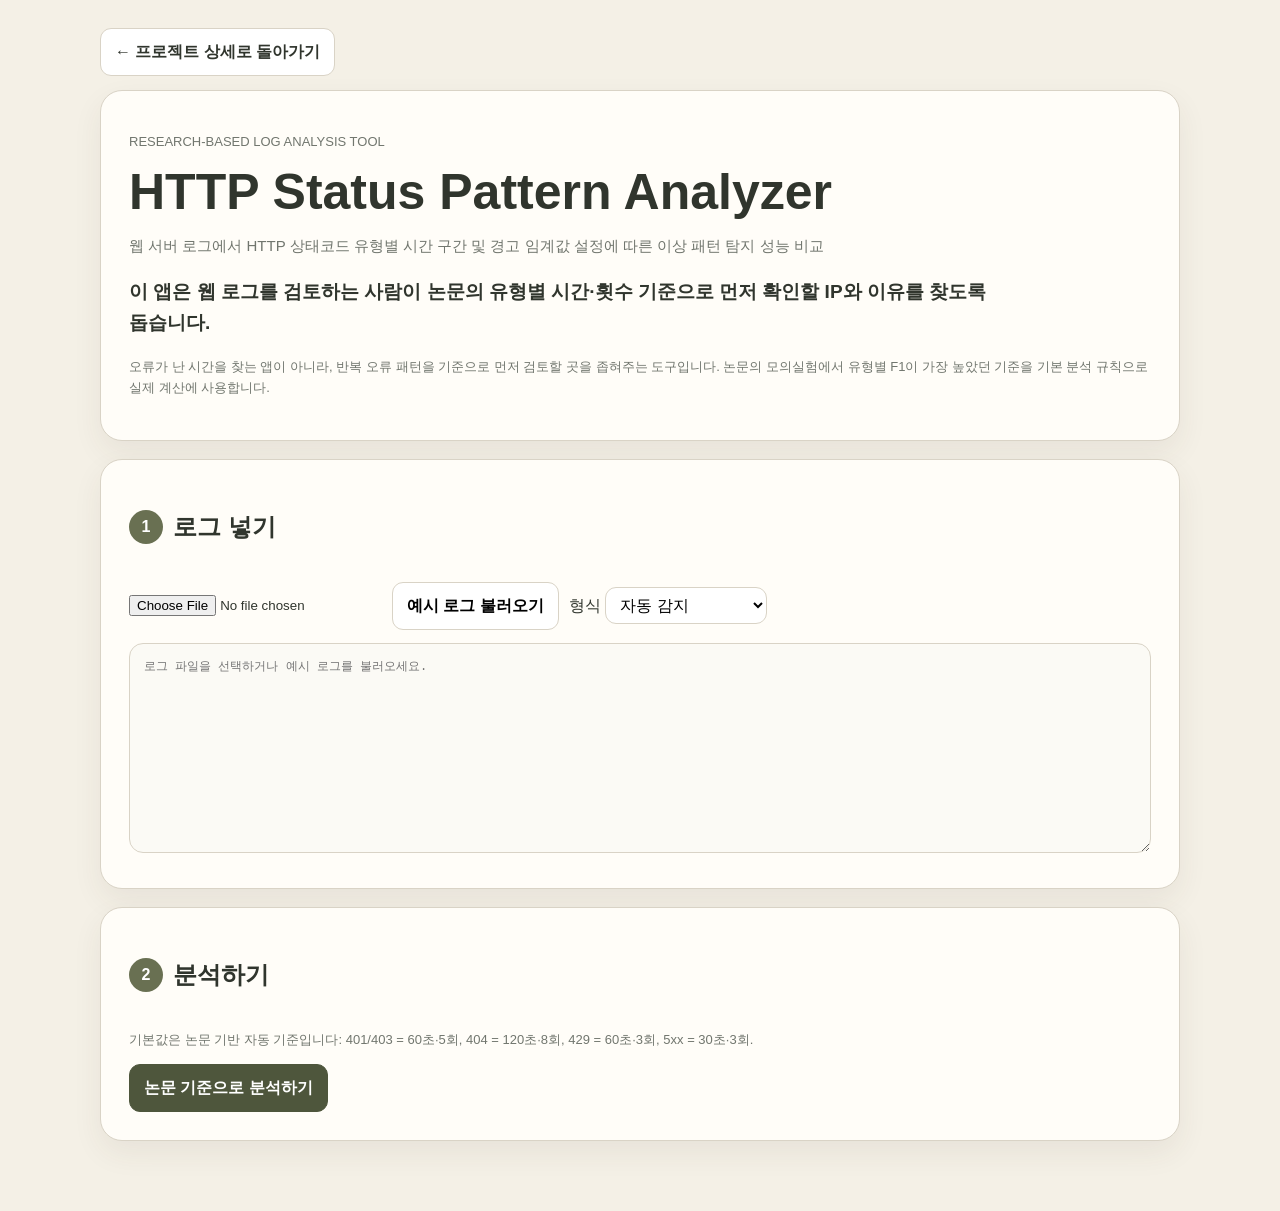
<file: brb-app.html>
<!DOCTYPE html>
<html lang="ko">
<head>
<meta charset="UTF-8">
<meta name="viewport" content="width=device-width,initial-scale=1.0">
<title>HTTP Status Pattern Analyzer | 김유미</title>
<style>
:root{--bg:#f4f0e6;--paper:#fffdf8;--ink:#30352d;--muted:#71766e;--line:#d9d3c6;--olive:#697052;--olive2:#4e563c;--brown:#8b6f58;--warn:#7d4738;--warnbg:#fff0ea;--ok:#4f6c56;--okbg:#edf6ef}
*{box-sizing:border-box}body{margin:0;background:var(--bg);color:var(--ink);font-family:-apple-system,BlinkMacSystemFont,"Pretendard","Noto Sans KR","Segoe UI",sans-serif;line-height:1.6}.wrap{width:min(1080px,calc(100% - 28px));margin:28px auto 70px}.card{background:var(--paper);border:1px solid var(--line);border-radius:22px;padding:28px;margin-bottom:18px;box-shadow:0 12px 30px rgba(70,62,48,.07)}h1{font-size:clamp(30px,5vw,50px);line-height:1.08;margin:0 0 10px}.paper-title{color:var(--muted);font-size:15px}.lead{font-size:19px;max-width:880px}.note{color:var(--muted);font-size:13px}.step{display:flex;gap:10px;align-items:center;margin-bottom:16px}.step b{width:34px;height:34px;display:grid;place-items:center;border-radius:50%;background:var(--olive);color:#fff}.row{display:flex;gap:10px;align-items:center;flex-wrap:wrap}.btn,button,select{border:1px solid var(--line);border-radius:11px;font:inherit}.btn,button{padding:10px 14px;background:#fff;font-weight:700;cursor:pointer}.btn{display:inline-block;text-decoration:none;color:inherit}.primary{background:var(--olive2);color:#fff;border-color:var(--olive2)}input[type=file]{max-width:100%}textarea{width:100%;min-height:210px;margin-top:13px;padding:14px;border:1px solid var(--line);border-radius:14px;background:#fbfaf5;font:12px/1.55 ui-monospace,SFMono-Regular,Consolas,monospace;resize:vertical}select{padding:8px 30px 8px 10px;background:#fff}.msg{margin-top:12px;padding:11px 13px;border-radius:11px;font-weight:700}.ok{background:var(--okbg);color:var(--ok)}.err{background:var(--warnbg);color:var(--warn)}.hidden{display:none!important}.summary{display:grid;grid-template-columns:repeat(4,1fr);gap:10px;margin-bottom:18px}.metric{border:1px solid var(--line);border-radius:14px;padding:15px;background:#fff}.metric b{font-size:26px;display:block}.metric span{font-size:12px;color:var(--muted)}.alerts{display:grid;gap:11px}.alert{border:1px solid #e4b9ac;border-radius:15px;background:var(--warnbg);padding:16px}.alerttop{display:flex;justify-content:space-between;gap:10px;flex-wrap:wrap}.badge{display:inline-block;padding:3px 8px;border-radius:999px;background:#edc6bb;color:#673327;font-size:12px;font-weight:800}.grid{display:grid;grid-template-columns:1fr 1fr;gap:14px;margin-top:15px}.box{border:1px solid var(--line);border-radius:15px;padding:16px;background:#fff}.rule{display:grid;grid-template-columns:1fr auto auto;gap:8px;padding:8px 0;border-bottom:1px solid var(--line);font-size:13px}.rule:last-child{border-bottom:0}.back{margin-bottom:14px}.muted{color:var(--muted)}@media(max-width:760px){.summary{grid-template-columns:repeat(2,1fr)}.grid{grid-template-columns:1fr}.card{padding:20px}}@media(max-width:450px){.summary{grid-template-columns:1fr}}
</style>
</head>
<body>
<main class="wrap">
<a class="btn back" href="http-status-pattern-analyzer.html">← 프로젝트 상세로 돌아가기</a>
<section class="card">
<p class="note">RESEARCH-BASED LOG ANALYSIS TOOL</p>
<h1>HTTP Status Pattern Analyzer</h1>
<p class="paper-title">웹 서버 로그에서 HTTP 상태코드 유형별 시간 구간 및 경고 임계값 설정에 따른 이상 패턴 탐지 성능 비교</p>
<p class="lead"><strong>이 앱은 웹 로그를 검토하는 사람이 논문의 유형별 시간·횟수 기준으로 먼저 확인할 IP와 이유를 찾도록 돕습니다.</strong></p>
<p class="note">오류가 난 시간을 찾는 앱이 아니라, 반복 오류 패턴을 기준으로 먼저 검토할 곳을 좁혀주는 도구입니다. 논문의 모의실험에서 유형별 F1이 가장 높았던 기준을 기본 분석 규칙으로 실제 계산에 사용합니다.</p>
</section>

<section class="card">
<div class="step"><b>1</b><h2>로그 넣기</h2></div>
<div class="row"><input id="file" type="file" accept=".log,.txt,.csv,.json,.jsonl"><button id="sample">예시 로그 불러오기</button><label>형식 <select id="format"><option value="auto">자동 감지</option><option value="common">Nginx/Apache</option><option value="csv">CSV</option><option value="jsonl">JSON/JSONL</option></select></label></div>
<textarea id="input" placeholder="로그 파일을 선택하거나 예시 로그를 불러오세요."></textarea>
<div id="msg" class="hidden"></div>
</section>

<section class="card">
<div class="step"><b>2</b><h2>분석하기</h2></div>
<p class="note">기본값은 논문 기반 자동 기준입니다: 401/403 = 60초·5회, 404 = 120초·8회, 429 = 60초·3회, 5xx = 30초·3회.</p>
<button id="analyze" class="primary">논문 기준으로 분석하기</button>
</section>

<section id="result" class="card hidden">
<div class="step"><b>3</b><h2>분석 결과</h2></div>
<div id="summary" class="summary"></div>
<div id="alerts" class="alerts"></div><div class="row" style="margin-top:14px"><button id="export" class="btn hidden">분석 결과 CSV 저장</button></div>
<div class="grid"><div class="box"><h3>논문 기반 기준</h3><div id="rules"></div></div><div class="box"><h3>해석</h3><p class="muted">반복 횟수가 기준을 넘은 Host/IP부터 우선 확인하도록 보여줍니다. 401/403은 인증·권한, 404는 경로 탐색, 429는 과도한 요청, 5xx는 서버 오류의 집중 발생을 의미합니다.</p></div></div>
</section>
</main>
<script>

document.addEventListener("DOMContentLoaded", function () {
  "use strict";

  var RULES = {
    AUTH: { w: 60, t: 5, f: 0.950 },
    NOT_FOUND: { w: 120, t: 8, f: 0.950 },
    RATE_LIMIT: { w: 60, t: 3, f: 0.961 },
    SERVER_ERROR: { w: 30, t: 3, f: 0.934 }
  };

  var LABEL = {
    AUTH: "인증·권한 오류",
    NOT_FOUND: "경로 탐색 오류",
    RATE_LIMIT: "과도한 요청",
    SERVER_ERROR: "서버 오류"
  };

  var REASON = {
    AUTH: "인증·권한 관련 오류가 반복되어 로그인·권한 흐름을 먼저 확인할 필요가 있습니다.",
    NOT_FOUND: "존재하지 않는 경로 요청이 반복되어 경로 탐색 여부를 먼저 확인할 필요가 있습니다.",
    RATE_LIMIT: "429 응답이 짧은 시간에 반복되어 요청 빈도를 먼저 확인할 필요가 있습니다.",
    SERVER_ERROR: "5xx 오류가 짧은 시간에 집중되어 서버 오류 로그를 함께 확인할 필요가 있습니다."
  };

  var sampleText = [
    '192.0.2.10 - - [30/Sep/2026:09:00:01 +0900] "POST /login HTTP/1.1" 401 120',
    '192.0.2.10 - - [30/Sep/2026:09:00:10 +0900] "POST /login HTTP/1.1" 401 118',
    '192.0.2.10 - - [30/Sep/2026:09:00:21 +0900] "GET /admin HTTP/1.1" 403 150',
    '192.0.2.10 - - [30/Sep/2026:09:00:39 +0900] "GET /admin HTTP/1.1" 403 150',
    '192.0.2.10 - - [30/Sep/2026:09:00:58 +0900] "POST /login HTTP/1.1" 401 120',
    '198.51.100.55 - - [30/Sep/2026:09:02:01 +0900] "GET /.env HTTP/1.1" 404 90',
    '198.51.100.55 - - [30/Sep/2026:09:02:10 +0900] "GET /wp-admin HTTP/1.1" 404 90',
    '198.51.100.55 - - [30/Sep/2026:09:02:20 +0900] "GET /admin-old HTTP/1.1" 404 90',
    '198.51.100.55 - - [30/Sep/2026:09:02:31 +0900] "GET /missing HTTP/1.1" 404 90',
    '198.51.100.55 - - [30/Sep/2026:09:02:48 +0900] "GET /robots-old HTTP/1.1" 404 90',
    '198.51.100.55 - - [30/Sep/2026:09:03:02 +0900] "GET /old-login HTTP/1.1" 404 90',
    '198.51.100.55 - - [30/Sep/2026:09:03:13 +0900] "GET /backup HTTP/1.1" 404 90',
    '198.51.100.55 - - [30/Sep/2026:09:03:25 +0900] "GET /test-admin HTTP/1.1" 404 90',
    '203.0.113.77 - - [30/Sep/2026:09:04:01 +0900] "GET /api/search HTTP/1.1" 429 80',
    '203.0.113.77 - - [30/Sep/2026:09:04:18 +0900] "GET /api/search HTTP/1.1" 429 80',
    '203.0.113.77 - - [30/Sep/2026:09:04:34 +0900] "GET /api/items HTTP/1.1" 429 80',
    '192.0.2.90 - - [30/Sep/2026:09:06:01 +0900] "GET /api/orders HTTP/1.1" 500 100',
    '192.0.2.90 - - [30/Sep/2026:09:06:12 +0900] "GET /api/orders HTTP/1.1" 502 100',
    '192.0.2.90 - - [30/Sep/2026:09:06:24 +0900] "GET /checkout HTTP/1.1" 503 100'
  ].join("\n");

  function el(id) {
    return document.getElementById(id);
  }

  var fileInput = el("file");
  var sampleButton = el("sample");
  var formatSelect = el("format");
  var input = el("input");
  var analyzeButton = el("analyze");
  var result = el("result");
  var summary = el("summary");
  var alerts = el("alerts");
  var rules = el("rules");
  var msg = el("msg");
  var exportButton = el("export");

  var lastRows = [];

  function showMessage(text, type) {
    msg.textContent = text;
    msg.className = "msg " + (type || "ok");
  }

  function escapeHtml(value) {
    return String(value)
      .replace(/&/g, "&amp;")
      .replace(/</g, "&lt;")
      .replace(/>/g, "&gt;")
      .replace(/"/g, "&quot;");
  }

  function parseDate(value) {
    var s = String(value || "").trim();
    var m = s.match(/(\d{2})\/([A-Za-z]{3})\/(\d{4}):(\d{2}):(\d{2}):(\d{2})/);
    if (m) {
      var months = { Jan:0, Feb:1, Mar:2, Apr:3, May:4, Jun:5, Jul:6, Aug:7, Sep:8, Oct:9, Nov:10, Dec:11 };
      if (months[m[2]] === undefined) return null;
      return new Date(Number(m[3]), months[m[2]], Number(m[1]), Number(m[4]), Number(m[5]), Number(m[6]));
    }
    var d = new Date(s);
    return isNaN(d.getTime()) ? null : d;
  }

  function commonLine(line) {
    var m = String(line).trim().match(/^(\S+)\s+\S+\s+\S+\s+\[([^\]]+)\]\s+"([A-Z]+)\s+([^"\s]+)(?:\s+HTTP\/[0-9.]+)?"\s+(\d{3})\s+\S+/);
    if (!m) return null;
    var time = parseDate(m[2]);
    if (!time) return null;
    return { host:m[1], time:time, method:m[3], path:m[4], status:Number(m[5]), raw:line };
  }

  function norm(obj) {
    if (!obj || typeof obj !== "object") return null;
    var tv = obj.timestamp || obj.time || obj.datetime || obj["@timestamp"];
    var host = obj.ip || obj.host || obj.client_ip || obj.remote_addr;
    var path = obj.path || obj.url || obj.uri || obj.request_uri;
    var status = Number(obj.status !== undefined ? obj.status : (obj.status_code !== undefined ? obj.status_code : obj.http_status));
    var time = parseDate(tv);
    if (!time || !host || !path || !isFinite(status)) return null;
    return {
      host:String(host),
      time:time,
      method:String(obj.method || obj.http_method || "UNKNOWN"),
      path:String(path),
      status:status,
      raw:JSON.stringify(obj)
    };
  }

  function detectFormat(text) {
    var t = String(text || "").trim();
    if (!t) return null;

    try {
      var parsed = JSON.parse(t);
      var arr = Array.isArray(parsed) ? parsed : [parsed];
      for (var p = 0; p < arr.length; p++) {
        if (norm(arr[p])) return "jsonl";
      }
    } catch (ignore) {}

    var lines = t.split(/\r?\n/).filter(function (x) { return x.trim(); }).slice(0, 8);
    var commonCount = 0;
    var jsonCount = 0;
    var csvCount = 0;

    for (var i = 0; i < lines.length; i++) {
      if (commonLine(lines[i])) commonCount++;
      try {
        if (norm(JSON.parse(lines[i]))) jsonCount++;
      } catch (ignore2) {}

      var cols = lines[i].split(",");
      if (cols.length >= 5 && parseDate(cols[0]) && isFinite(Number(cols[4]))) csvCount++;
    }

    var need = Math.max(1, Math.ceil(lines.length / 2));
    if (commonCount >= need) return "common";
    if (jsonCount >= need) return "jsonl";
    if (csvCount >= need || /^timestamp\s*,\s*ip\s*,/i.test(lines[0] || "")) return "csv";
    return null;
  }

  function parseText(text, format) {
    var rows = [];
    var bad = 0;
    var lines;
    var i;
    var item;

    if (format === "common") {
      lines = text.split(/\r?\n/);
      for (i = 0; i < lines.length; i++) {
        if (!lines[i].trim()) continue;
        item = commonLine(lines[i]);
        if (item) rows.push(item); else bad++;
      }
    } else if (format === "csv") {
      lines = text.split(/\r?\n/).filter(function (x) { return x.trim(); });
      var start = /^timestamp\s*,\s*ip\s*,/i.test(lines[0] || "") ? 1 : 0;
      for (i = start; i < lines.length; i++) {
        var a = lines[i].split(",");
        var time = parseDate(a[0]);
        var status = Number(a[4]);
        if (time && a[1] && a[3] && isFinite(status)) {
          rows.push({ time:time, host:a[1].trim(), method:(a[2] || "UNKNOWN").trim(), path:a[3].trim(), status:status, raw:lines[i] });
        } else {
          bad++;
        }
      }
    } else if (format === "jsonl") {
      try {
        var whole = JSON.parse(text);
        var list = Array.isArray(whole) ? whole : [whole];
        for (i = 0; i < list.length; i++) {
          item = norm(list[i]);
          if (item) rows.push(item); else bad++;
        }
      } catch (ignore3) {
        lines = text.split(/\r?\n/);
        for (i = 0; i < lines.length; i++) {
          if (!lines[i].trim()) continue;
          try {
            item = norm(JSON.parse(lines[i]));
            if (item) rows.push(item); else bad++;
          } catch (ignore4) {
            bad++;
          }
        }
      }
    }

    return { rows:rows, bad:bad };
  }

  function category(status) {
    if (status === 401 || status === 403) return "AUTH";
    if (status === 404) return "NOT_FOUND";
    if (status === 429) return "RATE_LIMIT";
    if (status >= 500 && status < 600) return "SERVER_ERROR";
    return null;
  }

  function burst(events, seconds) {
    var sorted = events.slice().sort(function (a, b) { return a.time - b.time; });
    var left = 0;
    var best = 0;

    for (var i = 0; i < sorted.length; i++) {
      while (left <= i && (sorted[i].time - sorted[left].time) > seconds * 1000) left++;
      best = Math.max(best, i - left + 1);
    }
    return best;
  }

  function topPath(events) {
    var counts = {};
    for (var i = 0; i < events.length; i++) {
      counts[events[i].path] = (counts[events[i].path] || 0) + 1;
    }
    var keys = Object.keys(counts);
    if (!keys.length) return "-";
    keys.sort(function (a, b) { return counts[b] - counts[a]; });
    return keys[0] + " (" + counts[keys[0]] + "회)";
  }

  function timeRange(events) {
    var sorted = events.slice().sort(function (a, b) { return a.time - b.time; });
    if (!sorted.length) return "-";
    function fmt(d) {
      return String(d.getHours()).padStart(2, "0") + ":" +
             String(d.getMinutes()).padStart(2, "0") + ":" +
             String(d.getSeconds()).padStart(2, "0");
    }
    return fmt(sorted[0].time) + " ~ " + fmt(sorted[sorted.length - 1].time);
  }

  function renderRules() {
    var keys = ["AUTH", "NOT_FOUND", "RATE_LIMIT", "SERVER_ERROR"];
    var html = "";
    for (var i = 0; i < keys.length; i++) {
      var key = keys[i];
      var r = RULES[key];
      html += '<div class="rule"><strong>' + escapeHtml(LABEL[key]) + '</strong><span>' +
              r.w + '초 / ' + r.t + '회</span><span>F1 ' + r.f.toFixed(3) + '</span></div>';
    }
    rules.innerHTML = html;
  }

  function analyze() {
    try {
      var textValue = input.value.trim();
      if (!textValue) {
        showMessage("분석할 로그가 없습니다. 파일을 선택하거나 예시 로그를 불러와 주세요.", "err");
        return;
      }

      var fmt = formatSelect.value;
      if (fmt === "auto") fmt = detectFormat(textValue);
      if (!fmt) {
        showMessage("로그 형식을 자동 감지하지 못했습니다. 오른쪽 형식 메뉴에서 직접 선택해 주세요.", "err");
        return;
      }

      var parsed = parseText(textValue, fmt);
      if (!parsed.rows.length) {
        showMessage("읽을 수 있는 로그가 없습니다. 파일 형식과 컬럼을 확인해 주세요.", "err");
        return;
      }

      var groups = {};
      for (var i = 0; i < parsed.rows.length; i++) {
        var x = parsed.rows[i];
        var c = category(x.status);
        if (!c) continue;
        var k = x.host + "|" + c;
        if (!groups[k]) groups[k] = [];
        groups[k].push(x);
      }

      var rows = [];
      var groupKeys = Object.keys(groups);
      for (i = 0; i < groupKeys.length; i++) {
        var key = groupKeys[i];
        var split = key.lastIndexOf("|");
        var host = key.slice(0, split);
        var cat = key.slice(split + 1);
        var events = groups[key];
        var rule = RULES[cat];
        var maxBurst = burst(events, rule.w);

        rows.push({
          host:host,
          cat:cat,
          burst:maxBurst,
          path:topPath(events),
          time:timeRange(events),
          review:maxBurst >= rule.t,
          rule:rule,
          reason:REASON[cat]
        });
      }

      rows.sort(function (a, b) {
        if (a.review !== b.review) return a.review ? -1 : 1;
        return b.burst - a.burst;
      });

      var reviewRows = rows.filter(function (x) { return x.review; });
      lastRows = reviewRows;

      var hostSet = {};
      parsed.rows.forEach(function (x) { hostSet[x.host] = true; });

      summary.innerHTML =
        '<div class="metric"><b>' + parsed.rows.length + '</b><span>전체 로그</span></div>' +
        '<div class="metric"><b>' + Object.keys(hostSet).length + '</b><span>Host/IP</span></div>' +
        '<div class="metric"><b>' + rows.length + '</b><span>분석 패턴</span></div>' +
        '<div class="metric"><b>' + reviewRows.length + '</b><span>우선 확인</span></div>';

      if (reviewRows.length) {
        var alertHtml = "";
        for (i = 0; i < reviewRows.length; i++) {
          var row = reviewRows[i];
          alertHtml +=
            '<div class="alert">' +
              '<div class="alerttop">' +
                '<div><strong>' + escapeHtml(row.host) + '</strong> <span class="badge">' + escapeHtml(LABEL[row.cat]) + '</span></div>' +
                '<div>' + row.rule.w + '초 내 <b>' + row.burst + '회</b> / 기준 ' + row.rule.t + '회</div>' +
              '</div>' +
              '<p><strong>오류 발생 구간:</strong> ' + escapeHtml(row.time) + '</p>' +
              '<p><strong>주요 경로:</strong> ' + escapeHtml(row.path) + '</p>' +
              '<p class="note">' + escapeHtml(row.reason) + '</p>' +
            '</div>';
        }
        alerts.innerHTML = alertHtml;
      } else {
        alerts.innerHTML = '<div class="box">현재 논문 기준에서 우선 확인할 항목이 없습니다.</div>';
      }

      renderRules();
      result.classList.remove("hidden");

      if (exportButton) {
        if (reviewRows.length) exportButton.classList.remove("hidden");
        else exportButton.classList.add("hidden");
      }

      showMessage(
        fmt.toUpperCase() + " 형식으로 " + parsed.rows.length + "건을 분석했습니다." +
        (parsed.bad ? " 읽지 못한 " + parsed.bad + "건은 제외했습니다." : ""),
        "ok"
      );

      result.scrollIntoView({ behavior:"smooth", block:"start" });
    } catch (error) {
      console.error(error);
      showMessage("분석 중 오류가 발생했습니다. 페이지를 새로고침한 뒤 다시 시도해 주세요.", "err");
    }
  }

  function exportCsv() {
    if (!lastRows.length) return;

    var data = [["Host/IP","유형","시간 구간","적용 시간(초)","최대 반복","임계값","주요 경로","확인 이유"]];
    for (var i = 0; i < lastRows.length; i++) {
      var r = lastRows[i];
      data.push([r.host, LABEL[r.cat], r.time, r.rule.w, r.burst, r.rule.t, r.path, r.reason]);
    }

    var csv = data.map(function (row) {
      return row.map(function (value) {
        return '"' + String(value).replace(/"/g, '""') + '"';
      }).join(",");
    }).join("\r\n");

    var blob = new Blob(["\uFEFF" + csv], { type:"text/csv;charset=utf-8" });
    var url = URL.createObjectURL(blob);
    var a = document.createElement("a");
    a.href = url;
    a.download = "http_status_pattern_analysis.csv";
    document.body.appendChild(a);
    a.click();
    document.body.removeChild(a);
    setTimeout(function () { URL.revokeObjectURL(url); }, 1000);
  }

  sampleButton.addEventListener("click", function () {
    input.value = sampleText;
    formatSelect.value = "auto";
    showMessage("예시 로그 19건을 불러왔습니다. 아래의 ‘논문 기준으로 분석하기’를 눌러 주세요.", "ok");
  });

  fileInput.addEventListener("change", function () {
    var file = fileInput.files && fileInput.files[0];
    if (!file) return;

    var reader = new FileReader();
    reader.onload = function (event) {
      input.value = String(event.target.result || "");
      showMessage(file.name + " 파일을 읽었습니다. 이제 분석 버튼을 눌러 주세요.", "ok");
    };
    reader.onerror = function () {
      showMessage("파일을 읽지 못했습니다. 다른 로그 파일로 다시 시도해 주세요.", "err");
    };
    reader.readAsText(file, "UTF-8");
  });

  analyzeButton.addEventListener("click", analyze);

  if (exportButton) {
    exportButton.addEventListener("click", exportCsv);
  }

  renderRules();
});

</script>
</body>
</html>
</file>
